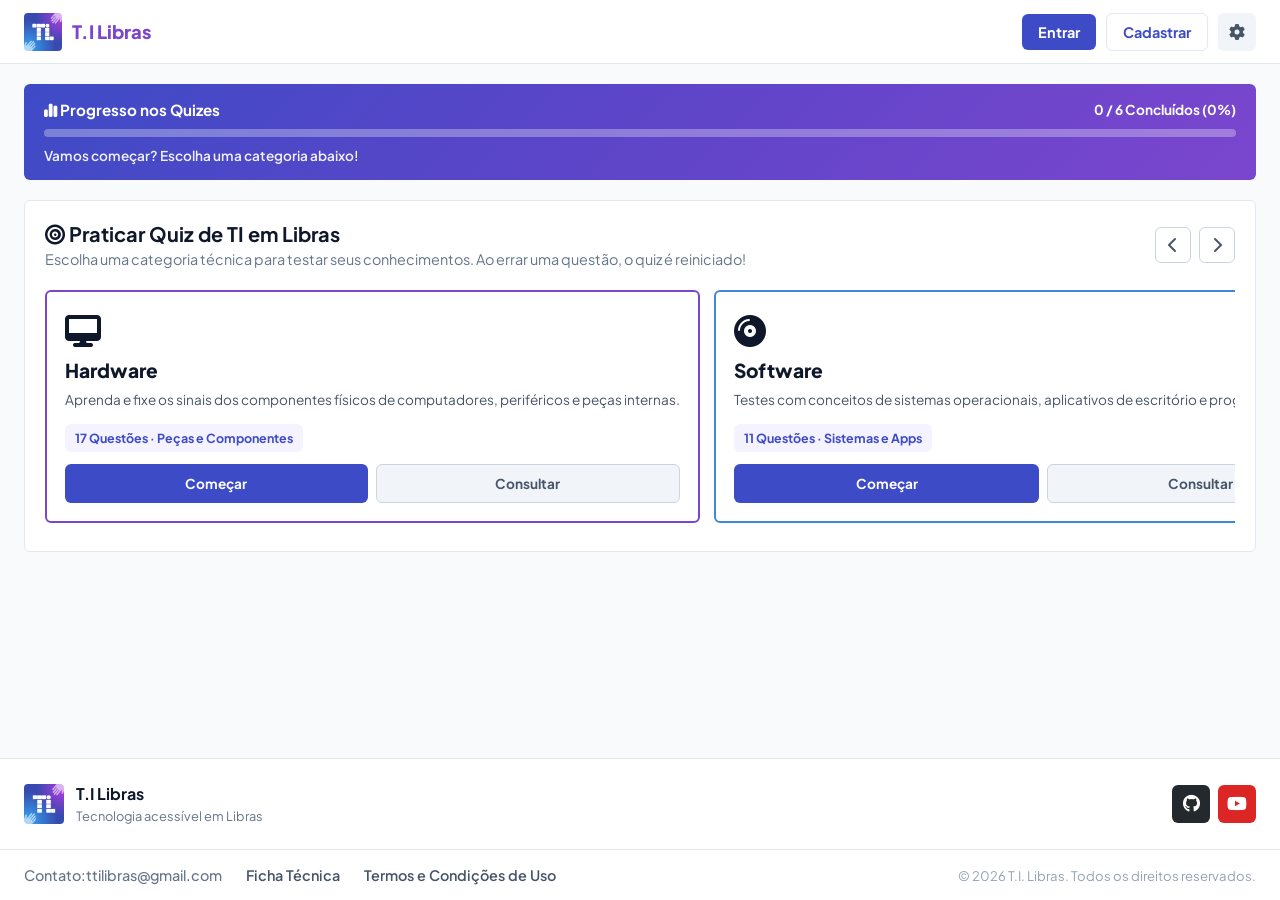
<file: praticar.html>
<!DOCTYPE html>
<html lang="pt-BR">
<head>
  <meta charset="UTF-8">
  <meta name="viewport" content="width=device-width, initial-scale=1.0">
  <title>T.I Libras - Quiz Prático</title>
  <link rel="stylesheet" href="css/style.css">
  <link rel="stylesheet" href="css/praticar.css">
  <link rel="stylesheet" href="https://cdnjs.cloudflare.com/ajax/libs/font-awesome/6.5.2/css/all.min.css">
  <script src="js/components.js"></script>
</head>
<body>
  <app-header></app-header>

  <div class="quiz-container-box">
    <!-- Tela de seleção de categorias -->
    <div id="selectionScreen">
      <div class="progress-section">
        <div class="progress-info">
          <h4><i class="fa-solid fa-chart-simple"></i> Progresso nos Quizes</h4>
          <span class="progress-pct" id="progressText">0 / 6 Concluídos (0%)</span>
        </div>
        <div class="progress-bar-bg">
          <div class="progress-bar-fill" id="progressBar"></div>
        </div>
        <p class="progress-message" id="progressMessage">Vamos começar? Escolha uma categoria abaixo!</p>
      </div>

      <div class="card carousel-card">
        <div class="carousel-header">
          <div>
            <h2><i class="fa-solid fa-bullseye"></i> Praticar Quiz de TI em Libras</h2>
            <p class="carousel-sub">Escolha uma categoria técnica para testar seus conhecimentos. Ao errar uma questão, o quiz é reiniciado!</p>
          </div>
          <div class="carousel-nav-btns">
            <button class="btn-scroll" type="button" onclick="rolarCarrossel(-360)" title="Anterior"><i class="fa-solid fa-chevron-left"></i></button>
            <button class="btn-scroll" type="button" onclick="rolarCarrossel(360)" title="Próximo"><i class="fa-solid fa-chevron-right"></i></button>
          </div>
        </div>

        <div class="selection-grid" id="selectionGrid">
          <div class="category-card cat-hardware" id="card-Hardware">
            <span class="completed-badge"><i class="fa-solid fa-check"></i> Concluído</span>
            <div>
              <span class="badge-icon"><i class="fa-solid fa-desktop"></i></span>
              <h3>Hardware</h3>
              <p class="desc-text">Aprenda e fixe os sinais dos componentes físicos de computadores, periféricos e peças internas.</p>
            </div>
            <div>
              <div class="meta-info">17 Questões · Peças e Componentes</div>
              <div class="card-actions">
                <button class="btn-card-start" type="button" onclick="iniciarQuiz('Hardware')">Começar</button>
                <a href="sinalario.html?cat=Hardware" class="btn-card-consult">Consultar</a>
              </div>
            </div>
          </div>

          <div class="category-card cat-software" id="card-Software">
            <span class="completed-badge"><i class="fa-solid fa-check"></i> Concluído</span>
            <div>
              <span class="badge-icon"><i class="fa-solid fa-compact-disc"></i></span>
              <h3>Software</h3>
              <p class="desc-text">Testes com conceitos de sistemas operacionais, aplicativos de escritório e programas essenciais.</p>
            </div>
            <div>
              <div class="meta-info">11 Questões · Sistemas e Apps</div>
              <div class="card-actions">
                <button class="btn-card-start" type="button" onclick="iniciarQuiz('Software')">Começar</button>
                <a href="sinalario.html?cat=Software" class="btn-card-consult">Consultar</a>
              </div>
            </div>
          </div>

          <div class="category-card cat-programacao" id="card-Programação">
            <span class="completed-badge"><i class="fa-solid fa-check"></i> Concluído</span>
            <div>
              <span class="badge-icon"><i class="fa-solid fa-laptop-code"></i></span>
              <h3>Programação</h3>
              <p class="desc-text">Pratique a sinalização de algoritmos, linguagens de programação, variáveis e estruturas de código.</p>
            </div>
            <div>
              <div class="meta-info">12 Questões · Código e Algoritmos</div>
              <div class="card-actions">
                <button class="btn-card-start" type="button" onclick="iniciarQuiz('Programação')">Começar</button>
                <a href="sinalario.html?cat=Programacao" class="btn-card-consult">Consultar</a>
              </div>
            </div>
          </div>

          <div class="category-card cat-eletricidade" id="card-Eletricidade">
            <span class="completed-badge"><i class="fa-solid fa-check"></i> Concluído</span>
            <div>
              <span class="badge-icon"><i class="fa-solid fa-plug"></i></span>
              <h3>Eletricidade</h3>
              <p class="desc-text">Conceitos fundamentais de circuitos, tensão, ferramentas elétricas e grandezas físicas em Libras.</p>
            </div>
            <div>
              <div class="meta-info">11 Questões · Circuitos Elétricos</div>
              <div class="card-actions">
                <button class="btn-card-start" type="button" onclick="iniciarQuiz('Eletricidade')">Começar</button>
                <a href="sinalario.html?cat=Eletricidade" class="btn-card-consult">Consultar</a>
              </div>
            </div>
          </div>

          <div class="category-card cat-redes" id="card-Redes">
            <span class="completed-badge"><i class="fa-solid fa-check"></i> Concluído</span>
            <div>
              <span class="badge-icon"><i class="fa-solid fa-tower-broadcast"></i></span>
              <h3>Redes</h3>
              <p class="desc-text">Termos relacionados à internet, navegadores, conexões, links e segurança digital.</p>
            </div>
            <div>
              <div class="meta-info">12 Questões · Internet e Conexões</div>
              <div class="card-actions">
                <button class="btn-card-start" type="button" onclick="iniciarQuiz('Redes')">Começar</button>
                <a href="sinalario.html?cat=Redes" class="btn-card-consult">Consultar</a>
              </div>
            </div>
          </div>

          <div class="category-card cat-todos" id="card-Todos">
            <span class="completed-badge"><i class="fa-solid fa-check"></i> Concluído</span>
            <div>
              <span class="badge-icon"><i class="fa-solid fa-trophy"></i></span>
              <h3>Simulado Geral</h3>
              <p class="desc-text">Desafio completo reunindo todas as 5 categorias misturadas aleatoriamente em um só teste.</p>
            </div>
            <div>
              <div class="meta-info">63 Questões · Todas as Áreas</div>
              <div class="card-actions">
                <button class="btn-card-start" type="button" onclick="iniciarQuiz('Todos')">Começar</button>
                <a href="sinalario.html" class="btn-card-consult">Consultar</a>
              </div>
            </div>
          </div>
        </div>
      </div>
    </div>

    <!-- Tela do quiz -->
    <div id="quizScreen" class="quiz-card quiz-screen">
      <div class="quiz-header">
        <div>
          <button class="btn-back" type="button" onclick="voltarParaSelecao()"><i class="fa-solid fa-arrow-left"></i> Voltar à Seleção</button>
          <div class="quiz-header-info">
            <span class="category-tag" id="qCategory">HARDWARE</span>
            <h2 id="qTitle">Pergunta 1 de 17</h2>
          </div>
        </div>
        <div class="timer-badge"><i class="fa-solid fa-clock"></i> Tempo: <span id="timer">01:00</span></div>
      </div>

      <div class="quiz-body-grid">
        <div class="quiz-media-col">
          <div class="video-placeholder-box">
            <span class="video-icon"><i class="fa-solid fa-video"></i></span>
            <span class="video-label" id="qVideoText">Sinal Demonstrativo em Libras</span>
          </div>
          <p class="quiz-media-hint">Assista ao vídeo e selecione o termo correspondente à direita:</p>
        </div>

        <div class="quiz-options-col">
          <h3 class="options-title">Qual é a resposta correta?</h3>
          <div class="options-list" id="optionsContainer"></div>
        </div>
      </div>

      <div id="feedbackBanner" class="feedback-banner error">
        <i class="fa-solid fa-circle-xmark"></i> Resposta Incorreta ou Tempo Esgotado! Reiniciando o quiz...
      </div>
    </div>
  </div>

  <app-footer></app-footer>

  <script src="js/praticar.js"></script>
</body>
</html>
</file>
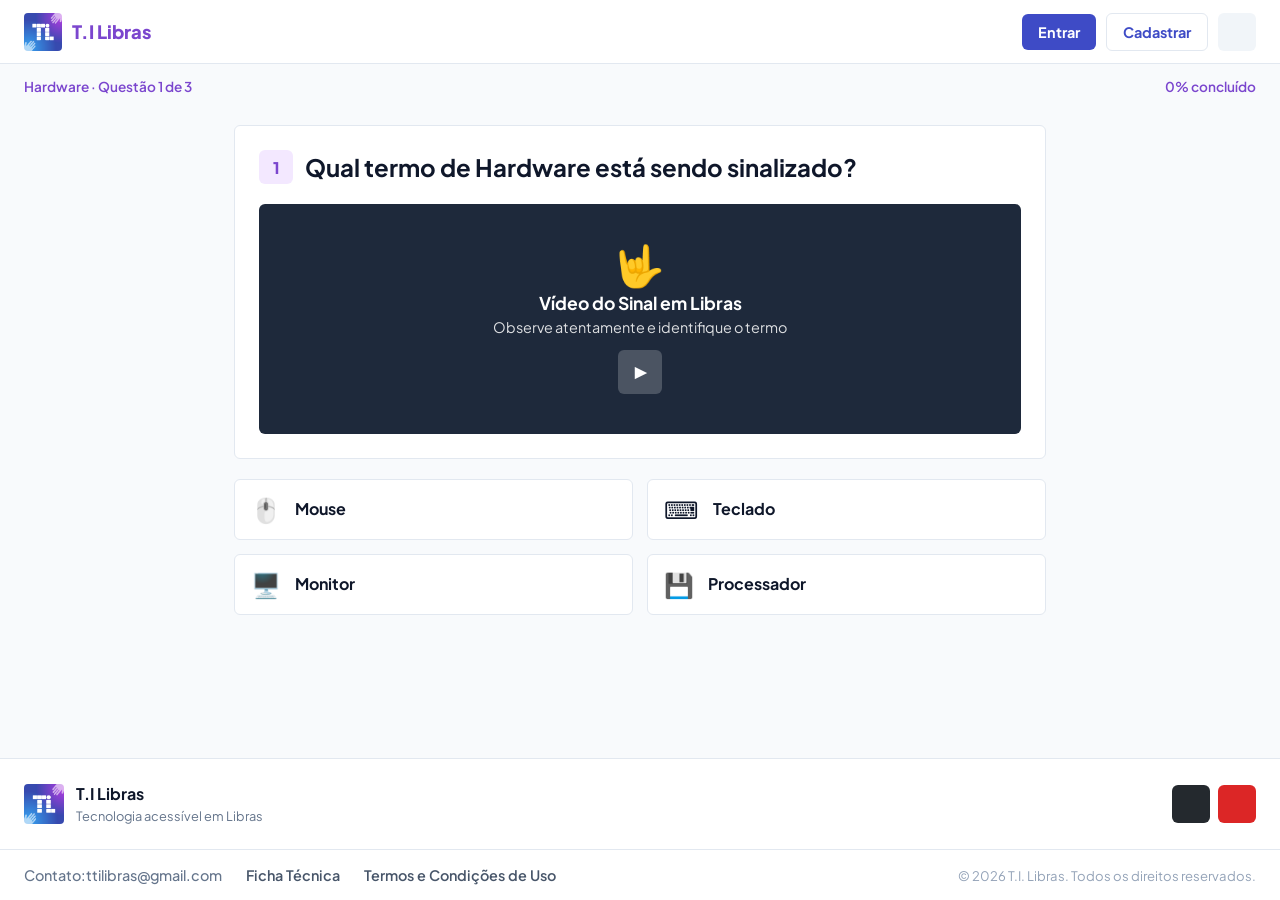
<file: quiz.html>
<!DOCTYPE html>
<html lang="pt-BR">
<head>
  <meta charset="UTF-8">
  <meta name="viewport" content="width=device-width, initial-scale=1.0">
  <title>T.I. Libras - Quiz Interativo</title>
  <link rel="stylesheet" href="css/style.css">
  <link rel="stylesheet" href="css/quiz.css">
  <script src="js/components.js"></script>
</head>
<body>
  <app-header></app-header>

  <div class="quiz-top-bar">
    <span id="quizBreadcrumb">Hardware · Questão 1 de 3</span>
    <span id="quizPercent">0% concluído</span>
  </div>

  <div class="container quiz-container">
    <div class="card quiz-card">
      <div class="quiz-header">
        <span class="q-number" id="qNum">1</span>
        <h2>Qual termo está sendo sinalizado?</h2>
      </div>
      <div class="video-quiz-box">
        <div class="video-content">
          <span class="video-emoji">🤟</span>
          <h4>Vídeo do Sinal em Libras</h4>
          <p>Observe atentamente e identifique o termo</p>
          <button class="quiz-play-btn" type="button">▶</button>
        </div>
      </div>
    </div>
    <div class="options-grid" id="optionsGrid"></div>
    <div class="quiz-actions">
      <button id="btnNext" class="btn-next" type="button">Próxima →</button>
    </div>
  </div>

  <app-footer></app-footer>

  <script src="js/quizes.js"></script>
</body>
</html>
</file>
<file: css/style.css>
/* ============================================================
   T.I. Libras — estilos base (cabeçalho, rodapé, botões, layout)
   ============================================================ */

@import url('https://fonts.googleapis.com/css2?family=Plus+Jakarta+Sans:wght@400;500;600;700;800&display=swap');

:root {
  /* ===== Paleta extraída da nova logo (img/logo.png) =====
     Gradiente índigo/azul → roxo/violeta, com azul como acento. */
  --cor-primaria: #7b46ce;   /* roxo/violeta da logo (destaques) */
  --cor-primaria-2: #3e4bc6; /* azul-índigo da logo (botões/links) */
  --cor-azul: #3f86dc;       /* azul da logo (acentos/categorias) */
  --cor-fundo: #f8fafc;
  --cor-card: #ffffff;
  --cor-texto: #0f172a;
  --cor-texto-suave: #64748b;
  --borda: 1px solid #e2e8f0;
  --raio: 6px;
  --raio-pequeno: 4px;
  --transicao: all 0.2s ease;
  /* Gradiente padrão do site, baseado na logo */
  --gradiente-marca: linear-gradient(135deg, #3e4bc6 0%, #5b45c8 45%, #7b46ce 100%);
}

* {
  margin: 0;
  padding: 0;
  box-sizing: border-box;
  font-family: 'Plus Jakarta Sans', 'Segoe UI', system-ui, -apple-system, sans-serif;
}

html,
body {
  min-height: 100vh;
  max-width: 100%;
  overflow-x: hidden;
  background: var(--cor-fundo);
  color: var(--cor-texto);
  display: flex;
  flex-direction: column;
}

app-header,
app-footer {
  display: block;
  width: 100%;
  flex-shrink: 0;
}

/* ============================================================
   Cabeçalho (gerado por js/components.js)
   ============================================================ */
.header {
  display: flex;
  align-items: center;
  justify-content: space-between;
  gap: 16px;
  width: 100%;
  height: 64px;
  padding: 0 clamp(16px, 3vw, 24px);
  background: #ffffff;
  border-bottom: var(--borda);
}

.logo {
  display: flex;
  align-items: center;
  gap: 10px;
  color: var(--cor-texto);
  text-decoration: none;
  white-space: nowrap;
}

.brand-logo {
  height: 38px;
  width: auto;
  object-fit: contain;
  border-radius: var(--raio-pequeno);
}

.logo-text {
  font-weight: 800;
  font-size: 1.15rem;
  color: var(--cor-primaria);
}

/* Menu central */
.nav-links {
  display: flex;
  align-items: center;
  gap: 4px;
}

.nav-links a {
  padding: 8px 14px;
  border-radius: var(--raio);
  font-size: 0.95rem;
  font-weight: 600;
  color: var(--cor-texto-suave);
  text-decoration: none;
  transition: var(--transicao);
}

.nav-links a:hover {
  background: #f1f5f9;
  color: var(--cor-texto);
}

.nav-links a.active {
  background: #eef2ff;
  color: var(--cor-primaria-2);
}

/* Ações à direita */
.header-actions {
  display: flex;
  align-items: center;
  gap: 10px;
}

.auth-btn {
  display: inline-flex;
  align-items: center;
  justify-content: center;
  padding: 9px 16px;
  border-radius: var(--raio);
  font-size: 0.9rem;
  font-weight: 700;
  text-decoration: none;
  transition: var(--transicao);
}

.auth-btn.auth-login {
  background: var(--cor-primaria-2);
  color: #ffffff;
}

.auth-btn.auth-register {
  background: transparent;
  color: var(--cor-primaria-2);
  border: var(--borda);
}

.auth-btn:hover {
  filter: brightness(1.05);
}

/* Botão Sair (logado) — discreto, alinhado aos demais botões do header */
.auth-btn.auth-logout {
  gap: 7px;
  background: transparent;
  color: #475569;
  border: var(--borda);
}

.auth-btn.auth-logout:hover {
  background: #fef2f2;
  color: #b91c1c;
  border-color: #fecaca;
  filter: none;
}

.icon-btn {
  width: 38px;
  height: 38px;
  border: none;
  border-radius: var(--raio);
  background: #f1f5f9;
  color: #475569;
  font-size: 1rem;
  cursor: pointer;
  display: grid;
  place-items: center;
  transition: var(--transicao);
}

.icon-btn:hover {
  background: #e2e8f0;
}

/* ============================================================
   Rodapé (gerado por js/components.js)
   ============================================================ */
.footer {
  margin-top: auto;
  background: #ffffff;
  border-top: var(--borda);
}

.footer-top {
  /* Mesmo respiro lateral do Header para alinhar as bordas verticais. */
  width: 100%;
  padding: 24px clamp(16px, 3vw, 24px);
  display: flex;
  align-items: center;
  justify-content: space-between;
  gap: 16px;
  flex-wrap: wrap;
}

.footer-brand {
  display: flex;
  align-items: center;
  gap: 12px;
}

.footer-brand .brand-logo {
  height: 40px;
}

.footer-brand-text strong {
  display: block;
  font-size: 1rem;
  color: var(--cor-texto);
}

.footer-brand-text span {
  font-size: 0.8rem;
  color: var(--cor-texto-suave);
}

.footer-social {
  display: flex;
  gap: 8px;
}

.social-round {
  width: 38px;
  height: 38px;
  border-radius: var(--raio);
  display: flex;
  align-items: center;
  justify-content: center;
  color: #ffffff;
  font-size: 1.1rem;
  text-decoration: none;
  transition: var(--transicao);
}

.social-round:hover {
  filter: brightness(1.1);
}

.social-round.github {
  background: #24292e;
}

.social-round.youtube {
  background: #dc2626;
}

.footer-links {
  width: 100%;
  padding: 16px clamp(16px, 3vw, 24px);
  border-top: var(--borda);
  display: flex;
  align-items: center;
  justify-content: space-between;
  gap: 14px 24px;
  flex-wrap: wrap;
}

.footer-links-group {
  display: flex;
  flex-wrap: wrap;
  gap: 14px 24px;
  align-items: center;
}

.footer-links a {
  display: inline-flex;
  align-items: center;
  gap: 8px;
  color: #475569;
  text-decoration: none;
  font-size: 0.9rem;
  font-weight: 600;
  transition: var(--transicao);
}

.footer-links a:hover {
  color: var(--cor-primaria-2);
}

/* Contato formal no rodapé — sutil e integrado (sem ícone de envelope,
   sem fundo/borda/destaque exagerado; mailto segue clicável) */
.footer-contact {
  display: inline-flex;
  align-items: center;
  color: var(--cor-texto-suave);
  font-size: 0.9rem;
  font-weight: 500;
}

.footer-contact a {
  color: inherit;
  font-weight: inherit;
  text-decoration: none;
  transition: var(--transicao);
}

.footer-contact a:hover {
  color: var(--cor-primaria-2);
  text-decoration: underline;
}

.footer-copy {
  color: #94a3b8;
  font-size: 0.82rem;
}

/* ============================================================
   Botões e cards compartilhados
   ============================================================ */
.btn {
  display: inline-flex;
  align-items: center;
  justify-content: center;
  gap: 8px;
  padding: 10px 18px;
  border-radius: var(--raio);
  border: 1px solid transparent;
  font-size: 0.95rem;
  font-weight: 600;
  cursor: pointer;
  text-decoration: none;
  transition: var(--transicao);
}

.btn-primary {
  background: var(--cor-primaria);
  color: #ffffff;
}

.btn-primary:hover {
  background: #6a3dc4;
}

.btn-ghost,
.btn-outline {
  background: #ffffff;
  color: var(--cor-texto);
  border-color: #cbd5e1;
}

.btn-ghost:hover,
.btn-outline:hover {
  background: #f1f5f9;
}

.card {
  background: var(--cor-card);
  border: var(--borda);
  border-radius: var(--raio);
}
.container {
  flex: 1;
  width: 100%;
  max-width: 1400px;
  margin: 0 auto;
  padding: 16px clamp(16px, 3vw, 24px);
  box-sizing: border-box;
}
@media (max-width: 820px) {
  .header {
    flex-wrap: wrap;
    height: auto;
    padding: 10px clamp(14px, 3vw, 20px);
    gap: 8px;
  }

  .nav-links {
    order: 3;
    width: 100%;
    justify-content: center;
  }

  .nav-links a {
    font-size: 0.9rem;
  }
}
</file>
<file: css/praticar.css>
.quiz-container-box {
  flex: 1;
  width: 100%;
  max-width: 1400px;
  margin: 20px auto 28px;
  padding: 0 clamp(16px, 3vw, 24px);
  box-sizing: border-box;
}
.progress-section {
  background: var(--gradiente-marca);
  border-radius: var(--raio);
  padding: 16px 20px;
  margin-bottom: 20px;
}
.progress-info {
  display: flex;
  justify-content: space-between;
  align-items: center;
  gap: 12px;
  margin-bottom: 10px;
  flex-wrap: wrap;
}
.progress-info h4 {
  margin: 0;
  color: #ffffff;
  font-size: 0.95rem;
}
.progress-pct {
  font-size: 0.85rem;
  font-weight: 700;
  color: #ffffff;
}
.progress-bar-bg {
  background: rgba(255, 255, 255, 0.3);
  height: 8px;
  border-radius: var(--raio-pequeno);
  overflow: hidden;
}
.progress-bar-fill {
  background: #ffffff;
  height: 100%;
  width: 0%;
  transition: width 0.4s ease;
}
.progress-message {
  margin: 10px 0 0;
  font-size: 0.85rem;
  font-weight: 600;
  color: rgba(255, 255, 255, 0.92);
}
.carousel-card {
  background: #ffffff;
  border: var(--borda);
  border-radius: var(--raio);
  padding: 20px;
}
.carousel-header {
  display: flex;
  justify-content: space-between;
  align-items: center;
  gap: 16px;
  margin-bottom: 14px;
  flex-wrap: wrap;
}
.carousel-header h2 {
  margin: 0;
  color: var(--cor-texto);
  font-size: 1.25rem;
}
.carousel-sub {
  color: var(--cor-texto-suave);
  font-size: 0.9rem;
  margin: 4px 0 0;
}
.carousel-nav-btns {
  display: flex;
  gap: 8px;
}
.btn-scroll {
  width: 36px;
  height: 36px;
  border-radius: var(--raio);
  border: 1px solid #cbd5e1;
  background: #ffffff;
  color: #475569;
  font-size: 1rem;
  cursor: pointer;
  display: flex;
  align-items: center;
  justify-content: center;
  transition: var(--transicao);
}
.btn-scroll:hover {
  background: #f1f5f9;
}
.selection-grid {
  display: flex;
  overflow-x: auto;
  gap: 14px;
  padding: 8px 4px;
  scroll-snap-type: x mandatory;
  scrollbar-width: thin;
  scrollbar-color: #cbd5e1 #f1f5f9;
}
.category-card {
  position: relative;
  min-width: 250px;
  flex: 0 0 auto;
  scroll-snap-align: start;
  display: flex;
  flex-direction: column;
  justify-content: space-between;
  background: #ffffff;
  border: 2px solid #e2e8f0;
  border-radius: var(--raio);
  padding: 18px;
  box-sizing: border-box;
  transition: var(--transicao);
}
.category-card:hover {
  border-color: #c7d2fe;
}
.completed-badge {
  display: none;
  position: absolute;
  top: 12px;
  right: 12px;
  background: #10b981;
  color: #ffffff;
  font-size: 0.72rem;
  font-weight: 700;
  padding: 4px 8px;
  border-radius: var(--raio-pequeno);
}
.category-card.completed .completed-badge {
  display: inline-flex;
  align-items: center;
  gap: 4px;
}
.category-card.cat-hardware { border-color: var(--cor-primaria); }
.category-card.cat-software { border-color: var(--cor-azul); }
.category-card.cat-programacao { border-color: #f59e0b; }
.category-card.cat-eletricidade { border-color: #ef4444; }
.category-card.cat-redes { border-color: #10b981; }
.category-card.cat-todos {
  border-color: var(--cor-primaria-2);
  background: #faf5ff;
}
.badge-icon {
  font-size: 2rem;
  margin-bottom: 8px;
  display: block;
}
.category-card h3 {
  margin: 0 0 6px;
  color: var(--cor-texto);
  font-size: 1.2rem;
  font-weight: 800;
}
.category-card.cat-todos h3 {
  color: var(--cor-primaria-2);
}
.desc-text {
  font-size: 0.85rem;
  color: #475569;
  line-height: 1.45;
  margin: 8px 0 14px;
}
.meta-info {
  font-size: 0.78rem;
  font-weight: 700;
  color: var(--cor-primaria-2);
  background: #f5f3ff;
  padding: 6px 10px;
  border-radius: var(--raio);
  display: inline-block;
  margin-bottom: 12px;
}
.category-card.cat-todos .meta-info {
  color: var(--cor-primaria-2);
  background: #eef2ff;
}
.card-actions {
  display: flex;
  gap: 8px;
}
.btn-card-start {
  flex: 1;
  background: var(--cor-primaria-2);
  color: #ffffff;
  border: none;
  padding: 10px 12px;
  border-radius: var(--raio);
  font-weight: 700;
  font-size: 0.85rem;
  cursor: pointer;
  text-align: center;
  transition: var(--transicao);
}
.btn-card-start:hover {
  background: #3442b8;
}
.category-card.cat-todos .btn-card-start {
  background: var(--cor-primaria-2);
}
.btn-card-consult {
  flex: 1;
  background: #f1f5f9;
  color: #475569;
  border: 1px solid #cbd5e1;
  padding: 10px 12px;
  border-radius: var(--raio);
  font-weight: 700;
  font-size: 0.85rem;
  cursor: pointer;
  text-align: center;
  text-decoration: none;
  display: flex;
  align-items: center;
  justify-content: center;
  transition: var(--transicao);
}
.btn-card-consult:hover {
  background: #e2e8f0;
  color: var(--cor-texto);
}
.quiz-screen {
  display: none;
}
.quiz-card {
  background: #ffffff;
  border: var(--borda);
  border-radius: var(--raio);
  padding: 20px;
}
.quiz-header {
  display: flex;
  justify-content: space-between;
  align-items: center;
  gap: 16px;
  border-bottom: var(--borda);
  padding-bottom: 12px;
  margin-bottom: 16px;
  flex-wrap: wrap;
}
.btn-back {
  border: none;
  background: transparent;
  color: var(--cor-primaria-2);
  font-weight: 700;
  cursor: pointer;
  padding: 0;
  font-size: 0.85rem;
  display: inline-flex;
  align-items: center;
  gap: 6px;
}
.btn-back:hover {
  text-decoration: underline;
}
.quiz-header .category-tag {
  display: block;
  color: var(--cor-primaria-2);
  font-weight: 800;
  font-size: 0.85rem;
  letter-spacing: 1px;
}
.quiz-header h2 {
  margin: 2px 0 0;
  font-size: 1.2rem;
  color: var(--cor-texto);
}
.timer-badge {
  background: #fee2e2;
  color: #dc2626;
  font-weight: 700;
  padding: 6px 12px;
  border-radius: var(--raio);
  font-size: 0.85rem;
}
.quiz-body-grid {
  display: grid;
  grid-template-columns: 1fr 1fr;
  gap: 20px;
  align-items: start;
}
.quiz-media-col {
  background: #f8fafc;
  border: var(--borda);
  border-radius: var(--raio);
  padding: 16px;
  display: flex;
  flex-direction: column;
  align-items: center;
  justify-content: center;
}
.video-placeholder-box {
  width: 100%;
  aspect-ratio: 16 / 9;
  background: #e2e8f0;
  border: 2px dashed #cbd5e1;
  border-radius: var(--raio);
  display: flex;
  flex-direction: column;
  align-items: center;
  justify-content: center;
  color: #475569;
  margin-bottom: 12px;
  box-sizing: border-box;
  overflow: hidden;
}
.video-icon {
  font-size: 2.6rem;
  margin-bottom: 8px;
}
.video-label {
  font-weight: 700;
  text-align: center;
  padding: 0 16px;
}
.quiz-media-hint {
  margin: 0;
  font-size: 0.9rem;
  font-weight: 600;
  color: var(--cor-texto-suave);
  text-align: center;
}
.quiz-options-col {
  display: flex;
  flex-direction: column;
  gap: 10px;
}
.options-title {
  margin: 0 0 4px;
  font-size: 1.05rem;
  color: #1e293b;
}
.options-list {
  display: flex;
  flex-direction: column;
  gap: 10px;
}
.option-btn-card {
  background: #f8fafc;
  border: 2px solid #e2e8f0;
  padding: 10px 14px;
  border-radius: var(--raio);
  display: flex;
  align-items: center;
  gap: 12px;
  cursor: pointer;
  text-align: left;
  width: 100%;
  box-sizing: border-box;
  transition: var(--transicao);
}
.option-btn-card:hover:not(:disabled) {
  border-color: var(--cor-primaria-2);
  background: #f5f3ff;
}
.option-btn-card:disabled {
  cursor: default;
}
.option-img-thumb {
  width: 46px;
  height: 46px;
  border-radius: var(--raio);
  object-fit: cover;
  background: #e2e8f0;
  flex-shrink: 0;
  border: 1px solid #cbd5e1;
}
.option-term-text {
  font-size: 1rem;
  font-weight: 700;
  color: #1e293b;
}
.answer-status-tag {
  margin-left: auto;
  font-size: 0.8rem;
  font-weight: 800;
  padding: 4px 8px;
  border-radius: var(--raio-pequeno);
  display: inline-flex;
  align-items: center;
  gap: 4px;
  white-space: nowrap;
}
.option-btn-card.correct {
  background: #dcfce7;
  border-color: #10b981;
}
.option-btn-card.correct .option-term-text {
  color: #15803d;
}
.option-btn-card.correct .answer-status-tag {
  background: #10b981;
  color: #ffffff;
}
.option-btn-card.wrong {
  background: #fee2e2;
  border-color: #ef4444;
}
.option-btn-card.wrong .option-term-text {
  color: #b91c1c;
}
.option-btn-card.wrong .answer-status-tag {
  background: #ef4444;
  color: #ffffff;
}
.feedback-banner {
  margin-top: 16px;
  padding: 12px;
  border-radius: var(--raio);
  text-align: center;
  font-weight: 700;
  font-size: 0.9rem;
  display: none;
}

.feedback-banner.error {
  background: #fef2f2;
  color: #991b1b;
  border: 1px solid #fecaca;
}
@media (max-width: 900px) {
  .quiz-body-grid {
    grid-template-columns: 1fr;
  }
}
</file>
<file: css/quiz.css>
.quiz-top-bar {
  width: 100%;
  max-width: 1400px;
  margin: 0 auto;
  padding: 14px clamp(16px, 3vw, 24px);
  display: flex;
  justify-content: space-between;
  gap: 12px;
  font-size: 0.85rem;
  font-weight: 600;
  color: var(--cor-primaria);
  flex-wrap: wrap;
}

.quiz-container {
  max-width: 860px;
}

.quiz-card {
  padding: 24px;
  margin-bottom: 20px;
}

.quiz-header {
  display: flex;
  align-items: center;
  gap: 12px;
  margin-bottom: 20px;
}

.q-number {
  background: #f3e8ff;
  color: var(--cor-primaria);
  font-weight: 800;
  width: 34px;
  height: 34px;
  border-radius: var(--raio);
  display: grid;
  place-items: center;
  flex-shrink: 0;
}

.video-quiz-box {
  background: #1e293b;
  border-radius: var(--raio);
  padding: 2.5rem 1rem;
  text-align: center;
  color: #ffffff;
}

.video-content .video-emoji {
  font-size: 2.5rem;
  line-height: 1;
}

.video-content h4 {
  font-size: 1.1rem;
  margin-top: 8px;
}

.video-content p {
  opacity: 0.85;
  font-size: 0.9rem;
  margin-top: 4px;
}

.quiz-play-btn {
  width: 44px;
  height: 44px;
  border-radius: var(--raio);
  border: none;
  background: rgba(255, 255, 255, 0.2);
  color: #ffffff;
  font-size: 1rem;
  margin-top: 14px;
  cursor: pointer;
  transition: var(--transicao);
}

.quiz-play-btn:hover {
  background: rgba(255, 255, 255, 0.3);
}

.options-grid {
  display: grid;
  grid-template-columns: 1fr 1fr;
  gap: 14px;
  margin-bottom: 20px;
}

.option-btn {
  background: #ffffff;
  border: 1px solid #e2e8f0;
  border-radius: var(--raio);
  padding: 14px 16px;
  display: flex;
  align-items: center;
  gap: 14px;
  cursor: pointer;
  text-align: left;
  font-weight: 700;
  font-size: 1rem;
  color: var(--cor-texto);
  transition: var(--transicao);
}

.option-btn:hover {
  border-color: var(--cor-primaria);
}

.option-btn .opt-icon {
  font-size: 1.5rem;
}

.status-badge {
  display: block;
  font-size: 0.78rem;
  margin-top: 2px;
  font-weight: 600;
}
.option-btn.correct {
  border-color: #10b981;
  background: #ecfdf5;
  color: #065f46;
}

.option-btn.incorrect {
  border-color: #ef4444;
  background: #fef2f2;
  color: #991b1b;
}

.quiz-actions {
  display: flex;
  justify-content: flex-end;
}

.btn-next {
  display: none;
  background: var(--cor-primaria);
  color: #ffffff;
  border: none;
  padding: 12px 28px;
  border-radius: var(--raio);
  font-weight: 700;
  cursor: pointer;
  transition: var(--transicao);
}

.btn-next:hover {
  background: #6a3dc4;
}

@media (max-width: 640px) {
  .options-grid {
    grid-template-columns: 1fr;
  }
}
</file>
